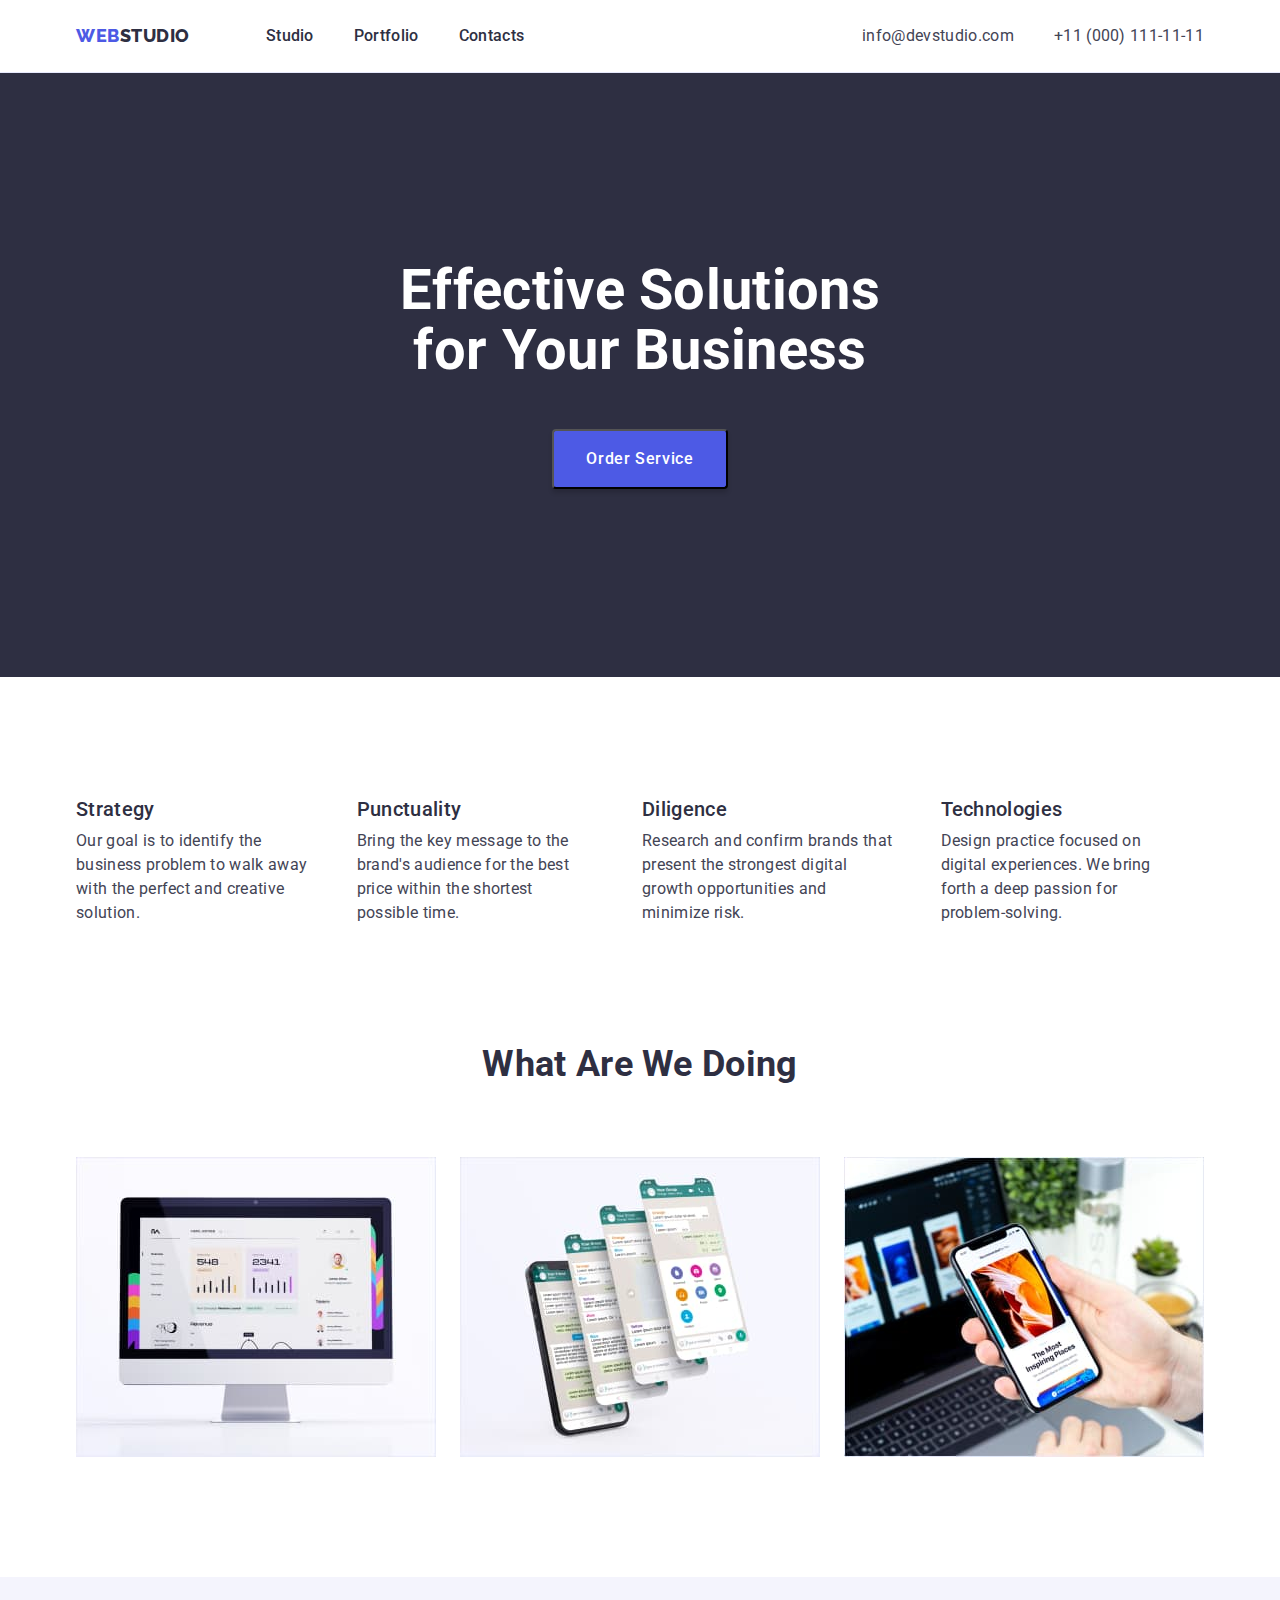
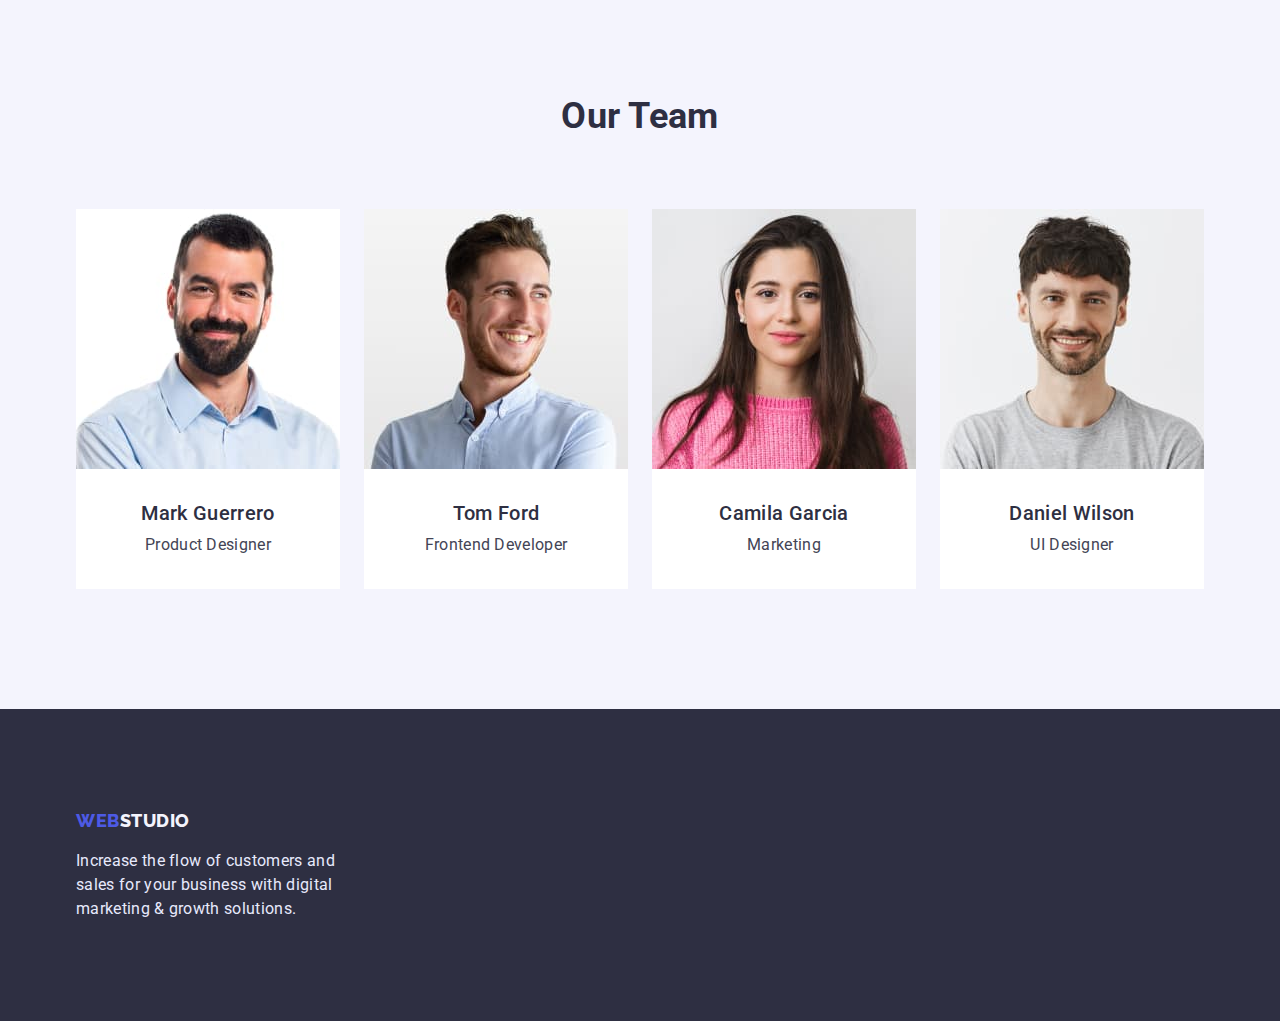
<file: index.html>
<!DOCTYPE html>
<html lang="en">
  <head>
    <meta charset="UTF-8" />
    <meta http-equiv="X-UA-Compatible" content="IE=edge" />
    <meta name="viewport" content="width=device-width, initial-scale=1.0" />
    <title>WebStudio</title>
    <link rel="preconnect" href="https://fonts.googleapis.com" />
    <link rel="preconnect" href="https://fonts.gstatic.com" crossorigin />
    <link
      href="https://fonts.googleapis.com/css2?family=Raleway:wght@800&family=Roboto:wght@400;500;700&display=swap"
      rel="stylesheet"
    />
    <link
      rel="stylesheet"
      href="https://cdnjs.cloudflare.com/ajax/libs/modern-normalize/1.1.0/modern-normalize.min.css"
    />
    <link rel="stylesheet" href="./css/styles.css" />
  </head>

  <body class="body">
    <header class="header">
      <div class="container container-nav">
        <nav class="header-navigation">
          <a href="./index.html" class="header-logo"
            ><span class="logo-colour">Web</span>Studio</a
          >
          <ul class="header-list list lin">
            <li class="header-item">
              <a href="./index.html" class="link link-style">Studio</a>
            </li>
            <li class="header-item">
              <a href="./portfolio.html" class="link link-style">Portfolio</a>
            </li>
            <li class="header-item">
              <a href="" class="link link-style">Contacts</a>
            </li>
          </ul>
        </nav>
        <address>
          <div class="header-contacts-list" >
            <ul class="contacts-info list">
              <li class="link">
                <a href="mailto:info@devstudio.com" class="header-contacts link"
                  >info@devstudio.com</a
                >
              </li>
              <li class="link">
                <a href="tel:+110001111111" class="header-contacts link"
                  >+11 (000) 111-11-11</a
                >
              </li>
            </ul>
          </div>
        </address>
      </div>
    </header>

    <main>
      <!-- Hero section -->
      <section class="hero">
        <div class="container">
          <h1 class="hero-title">Effective Solutions for Your Business</h1>
          <button type="button" class="hero-btn">Order Service</button>
        </div>
      </section>

      <!-- /Hero section -->

      <!-- Section 2-->
      <section class="qualities">
        <div class="container conteiner-advantages">
          <h2 class="hidden">Advantages</h2>
          <ul class="qualities-list list">
            <li class="qualities-items-list list">
              <h3 class="qualities-name">Strategy</h3>
              <p class="qualities-text">
                Our goal is to identify the business problem to walk away with
                the perfect and creative solution.
              </p>
            </li>

            <li class="qualities-items-list list">
              <h3 class="qualities-name">Punctuality</h3>
              <p class="qualities-text">
                Bring the key message to the brand's audience for the best price
                within the shortest possible time.
              </p>
            </li>
            <li class="qualities-items-list list">
              <h3 class="qualities-name">Diligence</h3>
              <p class="qualities-text">
                Research and confirm brands that present the strongest digital
                growth opportunities and minimize risk.
              </p>
            </li>

            <li class="qualities-items-list list">
              <h3 class="qualities-name">Technologies</h3>
              <p class="qualities-text">
                Design practice focused on digital experiences. We bring forth a
                deep passion for problem-solving.
              </p>
            </li>
          </ul>
        </div>
      </section>
      <!-- /Section 2 -->

      <!-- Section 3 -->
      <section class="examples">
        <div class="container examples-section">
          <h2 class="examples-title">What are we doing</h2>
          <ul class="examples-list list">
            <li class="exampless-item">
              <img
                src="./images/section-2-1.jpg"
                alt="work image"
                width="360"
                height="300"
              />
            </li>
            <li class="exampless-item">
              <img
                src="./images/section-2-2.jpg"
                alt="work image"
                width="360"
                height="300"
              />
            </li>
            <li class="exampless-item">
              <img
                src="./images/section-2-3.jpg"
                alt="work image"
                width="360"
                height="300"
              />
            </li>
          </ul>
        </div>
      </section>
      <!-- /Section 3 -->

      <!-- Section 4-->
      <section class="team">
        <div class="container container-team">
          <h2 class="team-title">Our Team</h2>
          <ul class="teamt-list list">
            <li class="team-item">
              <img
                src="./images/team-1.jpg"
                alt="team player photo"
                width="264"
                height="260"
              />
              <div class="team-content">
                <h3 class="team-name">Mark Guerrero</h3>
                <p class="team-text">Product Designer</p>
              </div>
            </li>
            <li class="team-item">
              <img
                src="./images/team-2.jpg"
                alt="team player photo"
                width="264"
                height="260"
              />
              <div class="team-content">
                <h3 class="team-name">Tom Ford</h3>
                <p class="team-text">Frontend Developer</p>
              </div>
            </li>
            <li class="team-item">
              <img
                src="./images/team-3.jpg"
                alt="team player photo"
                width="264"
                height="260"
              />
              <div class="team-content">
                <h3 class="team-name">Camila Garcia</h3>
                <p class="team-text">Marketing</p>
              </div>
            </li>
            <li class="team-item">
              <img
                src="./images/team-4.jpg"
                alt="team player photo"
                width="264"
                height="260"
              />
              <div class="team-content">
                <h3 class="team-name">Daniel Wilson</h3>
                <p class="team-text">UI Designer</p>
              </div>
            </li>
          </ul>
        </div>
      </section>

      <!-- /Section 4 -->
    </main>

    <!-- Footer section-->
    <footer class="footer">
      <div class="container">
        <a href="./index.html" class="footer-logo"
          ><span class="logo-colour">Web</span>Studio</a
        >
        <p class="footer-text">
          Increase the flow of customers and sales for your business with
          digital marketing & growth solutions.
        </p>
      </div>
    </footer>
    <!-- /Footer section-->
  </body>
</html>
</file>
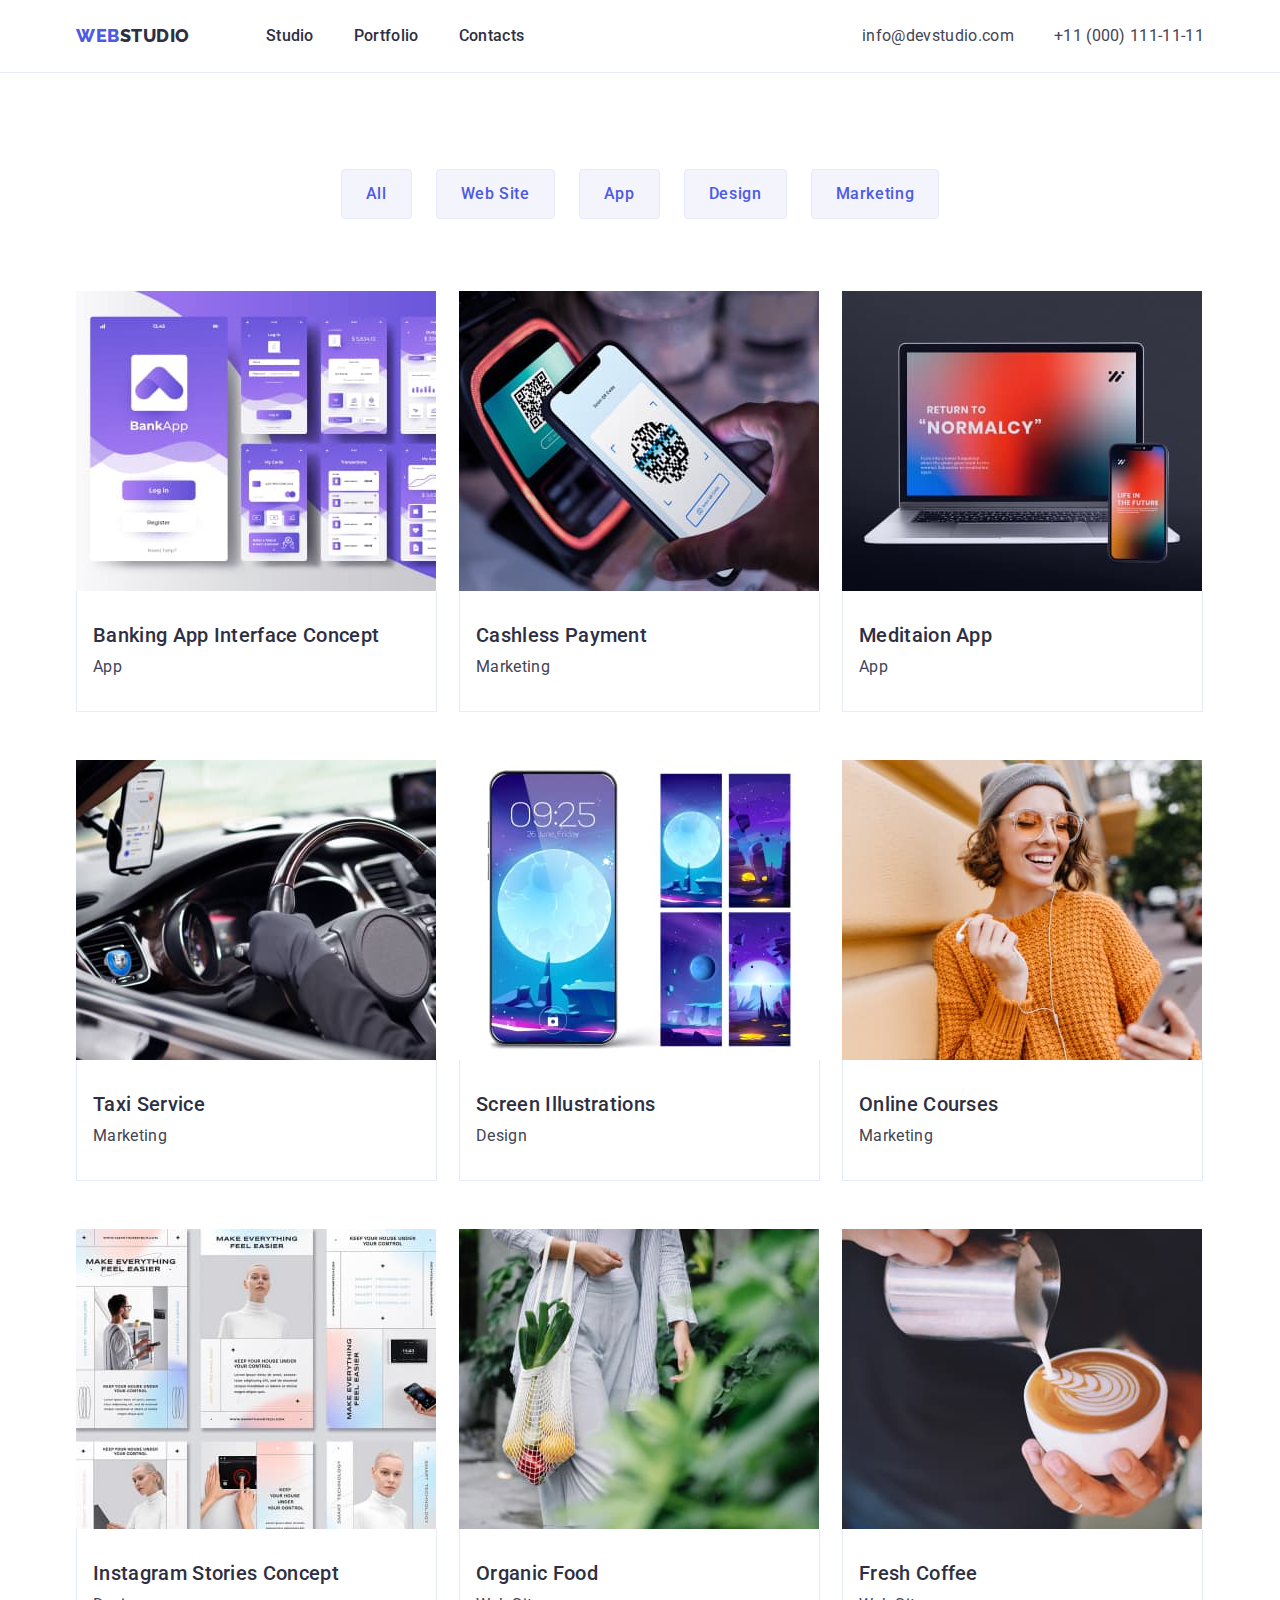
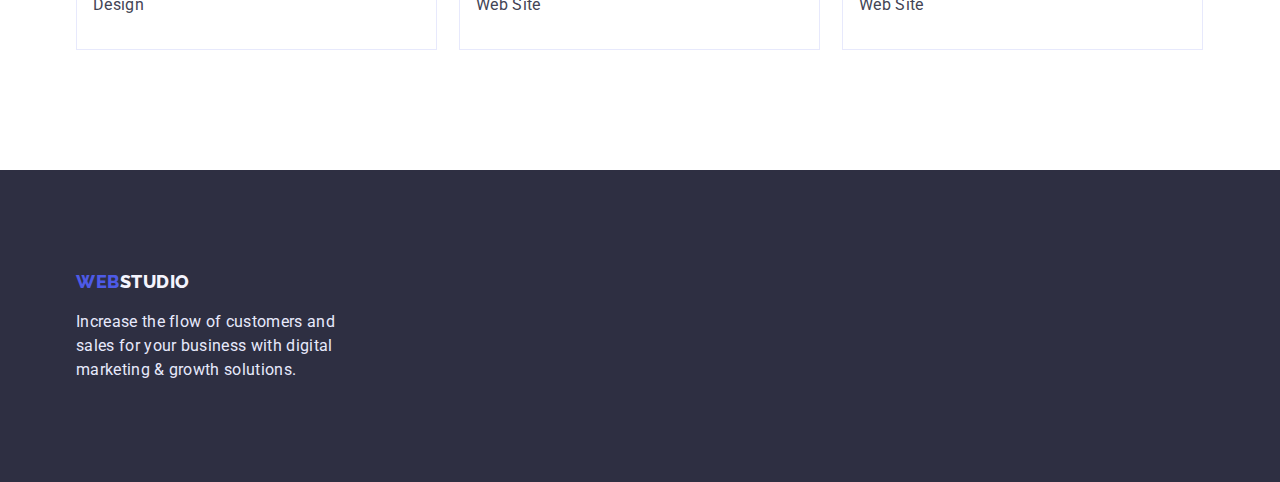
<file: portfolio.html>
<!DOCTYPE html>
<html lang="en">
  <head>
    <meta charset="UTF-8" />
    <meta http-equiv="X-UA-Compatible" content="IE=edge" />
    <meta name="viewport" content="width=device-width, initial-scale=1.0" />
    <title>Portfolio</title>
    <link rel="preconnect" href="https://fonts.googleapis.com" />
    <link rel="preconnect" href="https://fonts.gstatic.com" crossorigin />
    <link
      href="https://fonts.googleapis.com/css2?family=Raleway:wght@800&family=Roboto:wght@400;500;700&display=swap"
      rel="stylesheet"
    />
    <link
      rel="stylesheet"
      href="https://cdnjs.cloudflare.com/ajax/libs/modern-normalize/1.1.0/modern-normalize.min.css"
    />
    <link rel="stylesheet" href="./css/styles.css" />
  </head>

  <body class="body">
    <header class="header">
      <div class="container container-nav">
        <nav class="header-navigation">
          <a href="./index.html" class="header-logo"
            ><span class="logo-colour">Web</span>Studio</a
          >
          <ul class="header-list list lin">
            <li class="header-item">
              <a href="./index.html" class="link link-style">Studio</a>
            </li>
            <li class="header-item">
              <a href="./portfolio.html" class="link link-style">Portfolio</a>
            </li>
            <li class="header-item">
              <a href="" class="link link-style">Contacts</a>
            </li>
          </ul>
        </nav>
        <address>
          <ul class="contacts-info list">
            <li class="link">
              <a href="mailto:info@devstudio.com" class="header-contacts link"
                >info@devstudio.com</a
              >
            </li>
            <li class="link">
              <a href="tel:+110001111111" class="header-contacts link"
                >+11 (000) 111-11-11</a
              >
            </li>
          </ul>
        </address>
      </div>
    </header>

    <main>
      <!-- Main section -->
      <section class="main-section">
        <div class="container preview-container">
          <ul class="main-button list">
            <li>
              <button type="button" class="main-button-item">All</button>
            </li>
            <li>
              <button type="button" class="main-button-item">Web Site</button>
            </li>
            <li>
              <button type="button" class="main-button-item">App</button>
            </li>
            <li>
              <button type="button" class="main-button-item">Design</button>
            </li>
            <li>
              <button type="button" class="main-button-item">Marketing</button>
            </li>
          </ul>

          <h1 hidden></h1>
          <h2 hidden class="preview">Preview section photos</h2>

          <ul class="preview-list list">
            <li class="preview-item">
              <img
                src="./images/page-2/img-1.jpg"
                alt="Banking App Interface Concept"
              />
              <div class="preview-text">
                <h3 class="preview-name">Banking App Interface Concept</h3>
                <p class="preview-test">App</p>
              </div>
            </li>
            <li class="preview-item">
              <img
                src="./images/page-2/img-2.jpg"
                alt="Cashless Payment"
                width="360"
                height="300"
              />
              <div class="preview-text">
                <h3 class="preview-name">Cashless Payment</h3>
                <p class="preview-test">Marketing</p>
              </div>
            </li>
            <li class="preview-item">
              <img
                src="./images/page-2/img-3.jpg"
                alt="Meditaion App"
                width="360"
                height="300"
              />
              <div class="preview-text">
                <h3 class="preview-name">Meditaion App</h3>
                <p class="preview-test">App</p>
              </div>
            </li>
            <li class="preview-item">
              <img
                src="./images/page-2/img-4.jpg"
                alt="Taxi Service"
                width="360"
                height="300"
              />
              <div class="preview-text">
                <h3 class="preview-name">Taxi Service</h3>
                <p class="preview-test">Marketing</p>
              </div>
            </li>
            <li class="preview-item">
              <img
                src="./images/page-2/img-5.jpg"
                alt="Screen Illustrations"
                width="360"
                height="300"
              />
              <div class="preview-text">
                <h3 class="preview-name">Screen Illustrations</h3>
                <p class="preview-test">Design</p>
              </div>
            </li>
            <li class="preview-item">
              <img
                src="./images/page-2/img-6.jpg"
                alt="Online Courses"
                width="360"
                height="300"
              />
              <div class="preview-text">
                <h3 class="preview-name">Online Courses</h3>
                <p class="preview-test">Marketing</p>
              </div>
            </li>
            <li class="preview-item">
              <img
                src="./images/page-2/img-7.jpg"
                alt="Instagram Stories Concept"
                width="360"
                height="300"
              />
              <div class="preview-text">
                <h3 class="preview-name">Instagram Stories Concept</h3>
                <p class="preview-test">Design</p>
              </div>
            </li>
            <li class="preview-item">
              <img
                src="./images/page-2/img-8.jpg"
                alt="Organic Food"
                width="360"
                height="300"
              />
              <div class="preview-text">
                <h3 class="preview-name">Organic Food</h3>
                <p class="preview-test">Web Site</p>
              </div>
            </li>
            <li class="preview-item">
              <img
                src="./images/page-2/img-9.jpg"
                alt="Fresh Coffee"
                width="360"
                height="300"
              />
              <div class="preview-text">
                <h3 class="preview-name">Fresh Coffee</h3>
                <p class="preview-test">Web Site</p>
              </div>
            </li>
          </ul>
        </div>
      </section>
    </main>
    <!-- /Main section -->

    <!-- Footer section-->
    <footer class="footer">
      <div class="container">
        <a href="./index.html" class="footer-logo"
          ><span class="logo-colour">Web</span>Studio</a
        >
        <p class="footer-text">
          Increase the flow of customers and sales for your business with
          digital marketing & growth solutions.
        </p>
      </div>
    </footer>
    <!-- /Footer section-->
  </body>
</html>
</file>
<file: css/styles.css>
:root {
  --main-title-color: #ffffff;
  --secondary-title-color: #2e2f42;
  --logo-colour: #4d5ae5;
  --logo-footer-colour: #f4f4fd;
  --item-text-colour: #434455;
  --footer-text-colour: #e7e9fc;
  --accent-colour: #404bbf;
  --header-colour: #e7e9fc;
  --hero-colour: #2e2f42;
  --team-colour: #f4f4fd;
  --footer-colour: #2e2f42;
  --team-background: #ffffff;
  --frame-colour: #e7e9fc;

  --first-font: "Roboto", sans-serif;

  /* Portfolio var */
  --porfolio-background-colour: #ffffff;
  --portfolio-button-text-colour: #4d5ae5;
  --porfolio-button-background: #f4f4fd;
  --porfolio-text-colour: #434455;
  --portfolio-header-colour: #2e2f42;
}

html {
  box-sizing: border-box;
}
*,
*::before,
*::after {
  box-sizing: inherit;
}
h1,
h2,
h3,
h4,
h5,
h6,
p,
ul {
  margin: 0;
  padding: 0;
}

.container {
  width: 1158px;
  margin: 0 auto;
  padding-left: 15px;
  padding-right: 15px;
}

.body {
  font-family: var(--first-font);
  letter-spacing: 0.02em;
  line-height: 1.5;
  font-size: 16px;
  font-weight: 400;
  max-width: 1440px;
}
.list {
  list-style: none;
}

.link {
  text-decoration: none;
}

.hidden {
  visibility: hidden;
  pointer-events: none;
  position: absolute;
  width: 1px;
  height: 1px;
  left: -1px;
}

/* Header section */
.header {
  border-bottom: 1px solid var(--frame-colour);
}
.container-nav {
  display: flex;
  align-items: center;
  justify-content: space-between;
}

.link-style {
  color: var(--secondary-title-color);
  font-weight: 500;
  display: block;
  padding-top: 24px;
  padding-bottom: 24px;
}
.logo-colour {
  color: var(--logo-colour);
}
.link:hover,
.link:focus {
  color: #404bbf;
}

.header-navigation {
  display: flex;
}
.header-logo {
  font-family: "Raleway";
  font-style: normal;
  font-weight: 800;
  font-size: 18px;
  line-height: 1.34;
  display: flex;
  align-items: center;
  letter-spacing: 0.03em;
  text-transform: uppercase;
  color: var(--secondary-title-color);
  text-decoration: none;
}

.header-item {
  margin-right: 40px;
}
.header-item:last-child {
  margin-right: 0;
}

.header-list {
  display: flex;
  margin-left: 76px;
}
.contacts-info {
  display: flex;
  gap: 40px;
}

.header-contacts {
  font-style: normal;
  color: var(--item-text-colour);

  padding-top: 24px;
  padding-bottom: 24px;
}

/* /Header section */

/* Hero section */

.hero {
  background: var(--hero-colour);
  display: block;
  flex-grow: 1;
  align-items: center;
  margin-right: auto;
  margin-left: auto;
  flex-direction: column;
  text-align: center;
  align-content: center;

  padding-top: 188px;
  padding-bottom: 188px;
}

.hero-title {
  font-style: normal;
  font-weight: 700;
  font-size: 56px;
  line-height: 1.07;
  text-align: center;
  color: var(--main-title-color);
  width: 496px;

  margin: 0 auto 48px;
}
.hero-btn {
  font-style: normal;
  font-family: inherit;
  font-size: 16px;

  letter-spacing: 0.04em;
  color: var(--main-title-color);
  background: #4d5ae5;
  box-shadow: 0px 4px 4px rgba(0, 0, 0, 0.15);
  border-radius: 4px;
  font-weight: 500;
  line-height: 1.5;
  cursor: pointer;

  align-items: center;
  padding: 16px 32px;
  margin: 0 auto;
}

.hero-btn:hover,
.hero-btn:focus {
  color: var(--porfolio-background-colour);
  background: var(--accent-colour);
}

/* /Hero section */

/* Advantages sections */

.qualities {
  padding-top: 120px;
}

.conteiner-advantages {
  display: flex;
}

.qualities-list {
  display: flex;
  gap: 24px;
}

.list {
}

.qualities-items-list {
  max-width: 264px;
  margin-right: 24px;
}
.qualities-name {
  font-weight: 500;
  font-style: normal;
  font-size: 20px;
  line-height: 1.2;
  color: var(--secondary-title-color);

  margin-bottom: 8px;
}
.qualities-text {
  color: var(--item-text-colour);
}
/* /Advantages sections */

/* Examples section */
.examples {
  margin-bottom: 0;
  padding-top: 120px;
  padding-bottom: 120px;
}
.examples-section {
  display: block;
}
.examples-title {
  font-style: normal;
  font-weight: 700;
  font-size: 36px;
  line-height: 1.11;
  text-transform: capitalize;
  color: var(--secondary-title-color);
  text-align: center;

  margin: 0 auto;
  margin-bottom: 72px;
}
.examples-list {
  display: flex;
  gap: 24px;
}
.exampless-item {
}
/* /Examples section*/

/* Team section */

.team {
  background: var(--team-colour);
  padding-top: 120px;
  padding-bottom: 120px;
}
.container-team {
  margin-left: auto;
  margin-right: auto;
}

img {
  display: block;
  max-width: 100%;
  height: auto;
}
.team-title {
  font-style: normal;
  font-weight: 700;
  font-size: 36px;
  line-height: 1.11;
  text-transform: capitalize;
  color: var(--secondary-title-color);
  text-align: center;

  margin-bottom: 72px;
}
.teamt-list {
  list-style: none;
  display: flex;
  flex-wrap: wrap;

  gap: 24px;
  padding: 0;
  margin: 0;
}
.list {
}
.team-item {
  background: var(--team-background);
  flex-basis: calc((100% / 4) - 18px);
}
.team-name {
  font-weight: 500;
  font-style: normal;
  font-size: 20px;
  line-height: 1.2;
  color: var(--secondary-title-color);
  margin-bottom: 8px;
}
.team-text {
  color: var(--item-text-colour);
}
.team-content {
  padding-top: 32px;
  padding-bottom: 32px;
  text-align: center;
}

/* /Team section */

/* Footer section */
.footer {
  background: var(--footer-colour);
  padding: 100px 0;
}
/* .foote-container{
  display: flex;
  
} */

.footer-logo {
  font-family: "Raleway";
  font-style: normal;
  font-weight: 800;
  font-size: 18px;
  line-height: 1.34;
  display: flex;
  align-items: center;
  letter-spacing: 0.03em;
  text-transform: uppercase;
  color: var(--logo-footer-colour);
  text-decoration: none;

  margin-bottom: 16px;
}

.footer-text {
  color: var(--footer-text-colour);
  max-width: 264px;
}

/* /Footer section */

/* ----------Portfplio.html---------- */
.main-section {
  padding-top: 96px;
  padding-bottom: 120px;
}
.main-button {
  display: flex;
  align-items: center;
  justify-content: center;
  cursor: pointer;

  gap: 24px;
  margin-bottom: 72px;
}

.main-button-item:hover,
.main-button-item:focus {
  color: var(--porfolio-background-colour);
  background: var(--accent-colour);
  border-color: var(--accent-colour);
}

.main-button-item {
  box-sizing: border-box;
  flex-direction: row;
  justify-content: center;
  align-items: center;
  padding: 12px 24px;
  background: var(--porfolio-button-background);
  border: 1px solid var(--footer-text-colour);
  border-radius: 4px;
  font-size: 16px;
  letter-spacing: 0.04em;
  color: var(--portfolio-button-text-colour);
  font-family: inherit;
  line-height: 1.5;
  cursor: pointer;
  font-weight: 500;
}

.preview {
}
.preview-container {
  display: flex;
  flex-direction: column;
  padding-top: 0px;
  padding-bottom: 0px;
}
.preview-list {
  padding: 0;
  margin: 0;
  list-style: none;
  display: flex;
  flex-wrap: wrap;

  gap: 48px 22px;
}
.preview-item {
  flex-basis: calc((100% / 3) - 15px);
}
.preview-text {
  border-left: var(--frame-colour);
  border-bottom: var(--frame-colour);
  border-left: var(--frame-colour);
  border: 1px solid var(--frame-colour);
  border-top: none;

  padding: 32px 16px;
}
.preview-name {
  font-weight: 500;
  font-size: 20px;
  line-height: 1.2;
  color: var(--portfolio-header-colour);

  margin-bottom: 8px;
}

.preview-test {
  color: var(--porfolio-text-colour);
}

/* ----------/Portfplio.html---------- */
</file>
